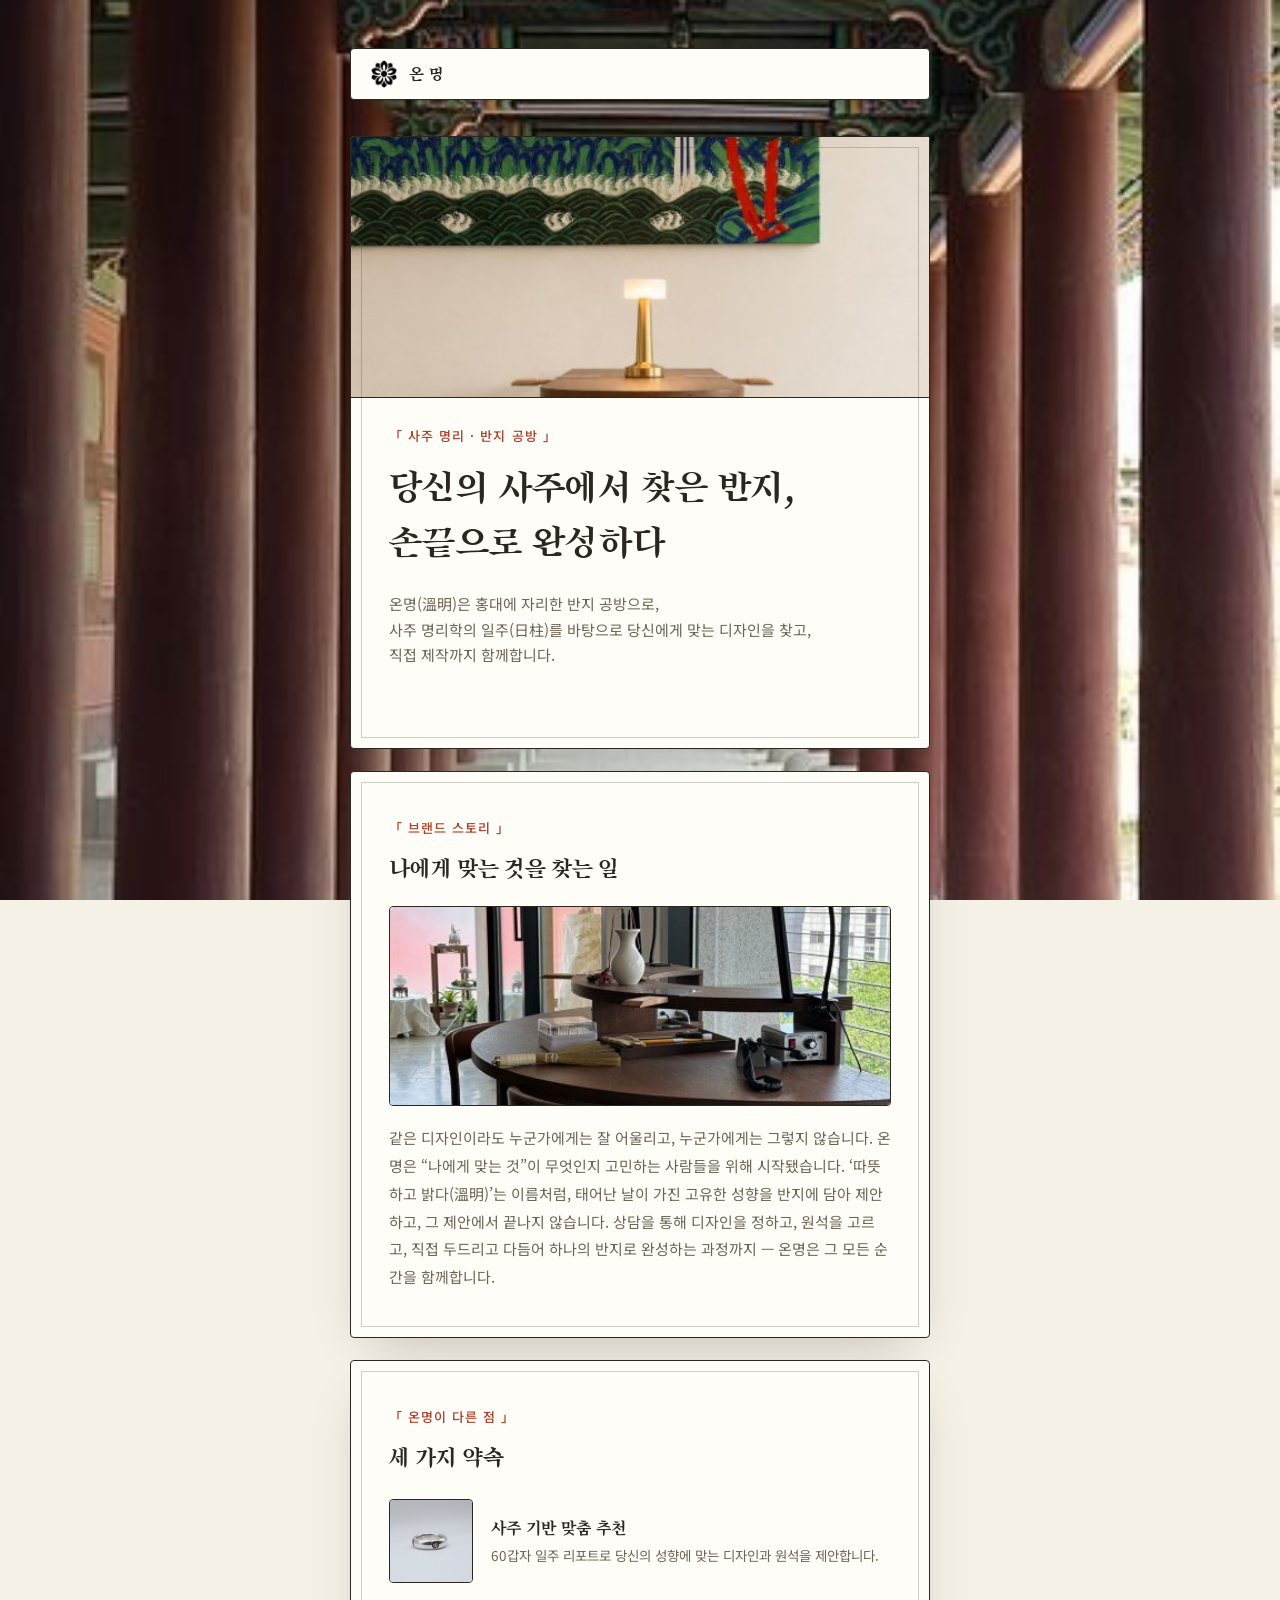
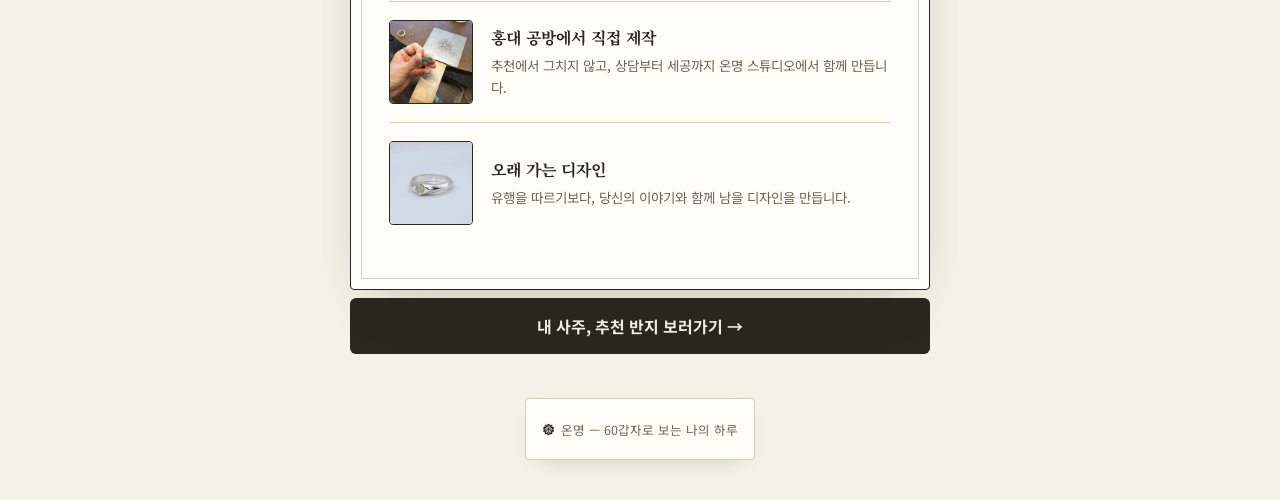
<file: index.html>
<!DOCTYPE html>
<html lang="ko">
<head>
<meta charset="UTF-8">
<meta name="viewport" content="width=device-width, initial-scale=1.0">
<title>온명 · 사주로 찾는 나의 반지</title>
<link rel="preconnect" href="https://fonts.googleapis.com">
<link rel="preconnect" href="https://fonts.gstatic.com" crossorigin>
<link href="https://fonts.googleapis.com/css2?family=Song+Myung&family=Noto+Serif+KR:wght@500;700;900&family=Noto+Sans+KR:wght@400;500;700&display=swap" rel="stylesheet">
<link rel="stylesheet" href="style.css">
</head>
<body>

<div class="bg-photo" aria-hidden="true"></div>

<div class="page">

  <header class="brand">
    <a href="index.html" class="brand-link">
      <img src="icon.png" alt="" class="brand-mark">
      <span class="brand-name">온명</span>
    </a>
  </header>

  <main>

    <!-- 히어로 -->
    <section class="card hero-card">
      <div class="hero-photo">
        <img src="assets/interior-painting.jpg" alt="온명 스튜디오 내부">
      </div>
      <p class="eyebrow">「 사주 명리 · 반지 공방 」</p>
      <h1>당신의 사주에서 찾은 반지,<br>손끝으로 완성하다</h1>
      <p class="subtitle">온명(溫明)은 홍대에 자리한 반지 공방으로,<br class="br-desktop">사주 명리학의 일주(日柱)를 바탕으로 당신에게 맞는 디자인을 찾고,<br class="br-desktop">직접 제작까지 함께합니다.</p>
    </section>

    <!-- 브랜드 스토리 -->
    <section class="card story-card">
      <p class="eyebrow">「 브랜드 스토리 」</p>
      <h2>나에게 맞는 것을 찾는 일</h2>
      <div class="story-flex">
        <img src="assets/desk-workspace.jpg" alt="온명 작업 공간" class="story-photo">
        <p class="story-text">
          같은 디자인이라도 누군가에게는 잘 어울리고, 누군가에게는 그렇지 않습니다.
          온명은 &ldquo;나에게 맞는 것&rdquo;이 무엇인지 고민하는 사람들을 위해 시작됐습니다.
          &lsquo;따뜻하고 밝다(溫明)&rsquo;는 이름처럼, 태어난 날이 가진 고유한 성향을 반지에 담아 제안하고,
          그 제안에서 끝나지 않습니다. 상담을 통해 디자인을 정하고, 원석을 고르고,
          직접 두드리고 다듬어 하나의 반지로 완성하는 과정까지 &mdash; 온명은 그 모든 순간을 함께합니다.
        </p>
      </div>
    </section>

    <!-- 핵심 가치 -->
    <section class="card values-card">
      <p class="eyebrow">「 온명이 다른 점 」</p>
      <h2>세 가지 약속</h2>

      <div class="value-item">
        <img src="assets/ring-flower.jpg" alt="사주 기반 맞춤 반지" class="value-thumb">
        <div class="value-text">
          <h3>사주 기반 맞춤 추천</h3>
          <p>60갑자 일주 리포트로 당신의 성향에 맞는 디자인과 원석을 제안합니다.</p>
        </div>
      </div>

      <div class="value-item">
        <img src="assets/crafting-hand.jpg" alt="홍대 공방 직접 제작" class="value-thumb">
        <div class="value-text">
          <h3>홍대 공방에서 직접 제작</h3>
          <p>추천에서 그치지 않고, 상담부터 세공까지 온명 스튜디오에서 함께 만듭니다.</p>
        </div>
      </div>

      <div class="value-item">
        <img src="assets/ring-opal.jpg" alt="오래 가는 디자인" class="value-thumb">
        <div class="value-text">
          <h3>오래 가는 디자인</h3>
          <p>유행을 따르기보다, 당신의 이야기와 함께 남을 디자인을 만듭니다.</p>
        </div>
      </div>
    </section>

    <a href="report.html" class="primary-btn cta-link">
      <span>내 사주, 추천 반지 보러가기 &rarr;</span>
    </a>

  </main>

  <footer>
    <p><img src="icon.png" alt="" class="footer-mark"> 온명 — 60갑자로 보는 나의 하루</p>
  </footer>

</div>

</body>
</html>
</file>
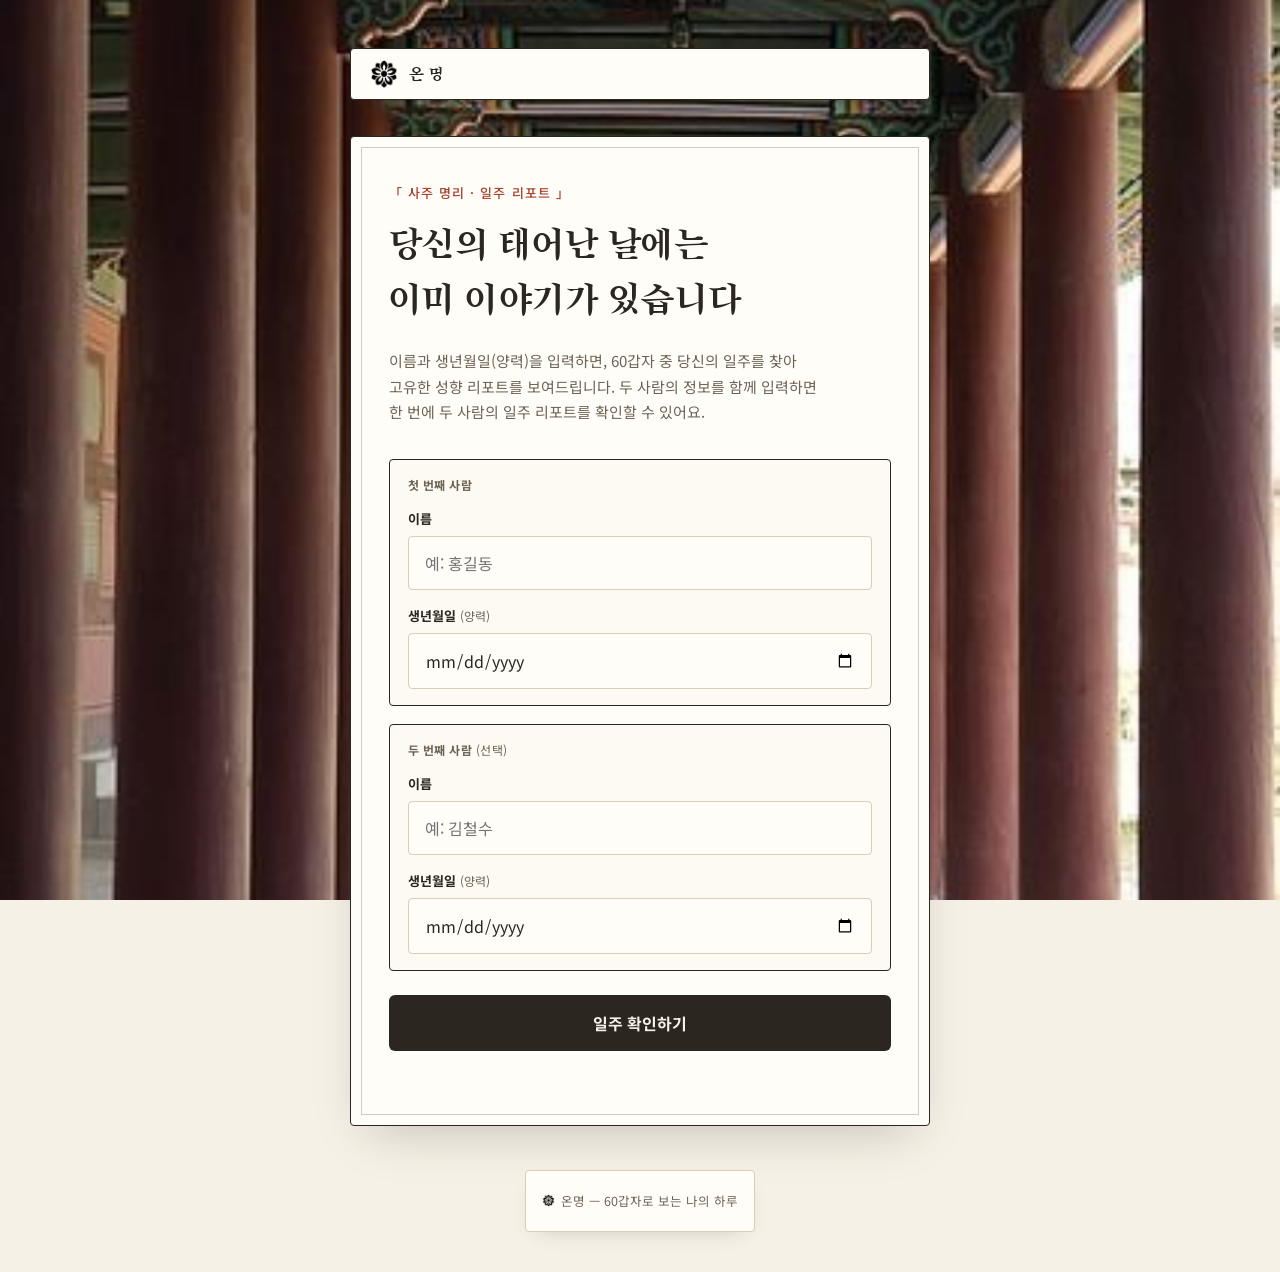
<file: report.html>
<!DOCTYPE html>
<html lang="ko">
<head>
<meta charset="UTF-8">
<meta name="viewport" content="width=device-width, initial-scale=1.0">
<title>온명 · 나의 일주 리포트</title>
<link rel="preconnect" href="https://fonts.googleapis.com">
<link rel="preconnect" href="https://fonts.gstatic.com" crossorigin>
<link href="https://fonts.googleapis.com/css2?family=Song+Myung&family=Noto+Serif+KR:wght@500;700;900&family=Noto+Sans+KR:wght@400;500;700&display=swap" rel="stylesheet">
<link rel="stylesheet" href="style.css">
</head>
<body>

<div class="bg-photo" aria-hidden="true"></div>

<div class="page">

  <header class="brand">
    <a href="index.html" class="brand-link">
      <img src="icon.png" alt="" class="brand-mark">
      <span class="brand-name">온명</span>
    </a>
  </header>

  <main>

    <!-- 입력 화면 -->
    <section id="intro-section" class="card">
      <p class="eyebrow">「 사주 명리 · 일주 리포트 」</p>
      <h1>당신의 태어난 날에는<br>이미 이야기가 있습니다</h1>
      <p class="subtitle">이름과 생년월일(양력)을 입력하면, 60갑자 중 당신의 일주를 찾아<br class="br-desktop">고유한 성향 리포트를 보여드립니다. 두 사람의 정보를 함께 입력하면<br class="br-desktop">한 번에 두 사람의 일주 리포트를 확인할 수 있어요.</p>

      <form id="ilju-form" autocomplete="off">
        <div class="field-box">
          <p class="field-box-label">첫 번째 사람</p>
          <div class="field">
            <label for="name-input">이름</label>
            <input type="text" id="name-input" placeholder="예: 홍길동" required maxlength="20">
          </div>
          <div class="field">
            <label for="birth-input">생년월일 <span class="hint">(양력)</span></label>
            <input type="date" id="birth-input" required min="1920-01-01" max="2035-12-31">
          </div>
        </div>

        <div class="field-box">
          <p class="field-box-label">두 번째 사람 <span class="hint">(선택)</span></p>
          <div class="field">
            <label for="name-input-2">이름</label>
            <input type="text" id="name-input-2" placeholder="예: 김철수" maxlength="20">
          </div>
          <div class="field">
            <label for="birth-input-2">생년월일 <span class="hint">(양력)</span></label>
            <input type="date" id="birth-input-2" min="1920-01-01" max="2035-12-31">
          </div>
        </div>

        <button type="submit" class="primary-btn">
          <span>일주 확인하기</span>
        </button>
        <p class="error-msg" id="error-msg"></p>
      </form>
    </section>

    <!-- 결과 화면 -->
    <section id="result-section" class="card result-card hidden">
      <button type="button" id="reset-btn" class="ghost-btn">&larr; 다시 입력하기</button>

      <div class="result-group" id="result-group-1">
        <div class="result-head">
          <p class="eyebrow" id="result-eyebrow"></p>
          <h2 id="result-title"></h2>
        </div>

        <div class="report-frame">
          <img id="result-image" alt="일주 리포트 이미지">
        </div>
      </div>

      <div class="result-group hidden" id="result-group-2">
        <div class="result-head">
          <p class="eyebrow" id="result-eyebrow-2"></p>
          <h2 id="result-title-2"></h2>
        </div>

        <div class="report-frame">
          <img id="result-image-2" alt="일주 리포트 이미지">
        </div>
      </div>

      <p class="result-note">이미지를 길게 누르거나 우클릭하여 저장할 수 있어요.</p>

      <a class="reserve-btn"
         href="https://map.naver.com/p/search/%EC%98%A8%EB%AA%85/place/2033971599?c=17.81,0,0,0,dh&amp;placePath=%2Fhome%3Fbk_query%3D%EC%98%A8%EB%AA%85%26entry%3Dbmp%26from%3Dmap%26fromPanelNum%3D2%26timestamp%3D202607092041%26locale%3Dko%26svcName%3Dmap_pcv5%26searchText%3D%EC%98%A8%EB%AA%85"
         target="_blank" rel="noopener noreferrer">
        <svg viewBox="0 0 24 24" width="18" height="18" fill="none" stroke="currentColor" stroke-width="1.8" stroke-linecap="round" stroke-linejoin="round">
          <path d="M12 21s-7-6.1-7-11.2A7 7 0 0 1 19 9.8C19 14.9 12 21 12 21z"/>
          <circle cx="12" cy="9.5" r="2.4"/>
        </svg>
        <span>온명(홍대) 예약하러 가기</span>
      </a>

      <a class="social-btn" href="https://www.instagram.com/onmyeong_studio/" target="_blank" rel="noopener noreferrer" aria-label="온명 스튜디오 인스타그램">
        <svg viewBox="0 0 24 24" width="20" height="20" fill="none" stroke="currentColor" stroke-width="1.7" stroke-linecap="round" stroke-linejoin="round">
          <rect x="3" y="3" width="18" height="18" rx="5"/>
          <circle cx="12" cy="12" r="4"/>
          <circle cx="17.2" cy="6.8" r="1"/>
        </svg>
        <span>@onmyeong_studio</span>
      </a>
    </section>

  </main>

  <footer>
    <p><img src="icon.png" alt="" class="footer-mark"> 온명 — 60갑자로 보는 나의 하루</p>
  </footer>

</div>

<script src="script.js"></script>
</body>
</html>
</file>
<file: style.css>
:root{
  --cream: #F6F1E6;
  --paper: #FFFDF8;
  --ink: #2B2620;
  --ink-soft: #6E6455;
  --line: #D9CDB4;

  --c-wood: #4C7A57;   /* 갑을 - 목 */
  --c-fire: #A8402B;   /* 병정 - 화 (단청 주홍) */
  --c-earth: #B8863C;  /* 무기 - 토 */
  --c-metal: #7A7568;  /* 경신 - 금 */
  --c-water: #2F5C7A;  /* 임계 - 수 (단청 청) */

  --accent: var(--c-fire);
  --radius: 4px;
  --shadow: 0 20px 50px -20px rgba(42, 38, 33, 0.28);
}

*{ box-sizing: border-box; }

html,body{
  margin:0;
  padding:0;
  background: var(--cream);
  color: var(--ink);
  font-family: 'Noto Sans KR', sans-serif;
  -webkit-font-smoothing: antialiased;
}

.bg-photo{
  position: fixed;
  inset: 0;
  z-index: 0;
  background-image: url('bg.jpg');
  background-size: cover;
  background-position: center;
  background-repeat: no-repeat;
}

.page{
  position: relative;
  z-index: 1;
  max-width: 620px;
  margin: 0 auto;
  padding: 48px 20px 40px;
  min-height: 100vh;
  display: flex;
  flex-direction: column;
}

.brand{
  position: relative;
  z-index: 1;
  display: inline-flex;
  margin-bottom: 36px;
  background: var(--paper);
  border: 1px solid var(--ink);
  border-radius: var(--radius);
  padding: 10px 18px;
  box-shadow: 0 8px 24px -12px rgba(42,38,33,0.35);
}
.brand-link{
  display: inline-flex;
  align-items: center;
  gap: 10px;
  text-decoration: none;
  color: inherit;
}
.brand-mark{
  height: 30px;
  width: auto;
  display: block;
}
.brand-name{
  font-family: 'Song Myung', 'Noto Serif KR', serif;
  font-weight: 400;
  letter-spacing: 0.28em;
  font-size: 17px;
  color: var(--ink);
}

main{ flex:1; }

.card{
  position: relative;
  background: var(--paper);
  border-radius: var(--radius);
  box-shadow: var(--shadow);
  padding: 46px 38px;
  border: 1px solid var(--ink);
}
.card::before{
  content: '';
  position: absolute;
  inset: 10px;
  border: 1px solid rgba(43,38,32,0.22);
  pointer-events: none;
}

.eyebrow{
  font-size: 13px;
  font-weight: 500;
  letter-spacing: 0.08em;
  color: var(--accent);
  margin: 0 0 16px;
  text-transform: none;
}

h1{
  font-family: 'Song Myung', 'Noto Serif KR', serif;
  font-weight: 400;
  font-size: clamp(28px, 5.5vw, 38px);
  line-height: 1.45;
  letter-spacing: 0.01em;
  margin: 0 0 20px;
  color: var(--ink);
}

.subtitle{
  color: var(--ink-soft);
  font-size: 15px;
  line-height: 1.7;
  margin: 0 0 34px;
}

form{ display:flex; flex-direction: column; gap: 18px; }

.field-box{
  background: #FCFAF3;
  border: 1px solid var(--ink);
  border-radius: 4px;
  padding: 16px 18px;
  display: flex;
  flex-direction: column;
  gap: 16px;
}

.field-box-label{
  margin: 0;
  font-size: 12px;
  font-weight: 700;
  letter-spacing: 0.04em;
  color: var(--ink-soft);
  text-transform: uppercase;
}
.field-box-label .hint{
  text-transform: none;
  font-weight: 400;
}

.field{ display:flex; flex-direction: column; gap: 8px; }

.field label{
  font-size: 13px;
  font-weight: 700;
  color: var(--ink);
}
.field .hint{
  font-weight: 400;
  color: var(--ink-soft);
  font-size: 12px;
}

input[type="text"], input[type="date"]{
  font-family: inherit;
  font-size: 16px;
  padding: 14px 16px;
  border-radius: 4px;
  border: 1.5px solid var(--line);
  background: var(--paper);
  color: var(--ink);
  outline: none;
  transition: border-color .15s ease, box-shadow .15s ease;
  width: 100%;
}
input[type="text"]:focus, input[type="date"]:focus{
  border-color: var(--accent);
  box-shadow: 0 0 0 4px rgba(168,64,43,0.12);
}

.primary-btn{
  margin-top: 6px;
  border: none;
  cursor: pointer;
  background: var(--ink);
  color: var(--cream);
  font-family: inherit;
  font-size: 16px;
  font-weight: 700;
  padding: 16px 20px;
  border-radius: 6px;
  transition: transform .15s ease, background .15s ease;
}
.primary-btn:hover{ background: var(--accent); }
.primary-btn:active{ transform: scale(0.98); }

.error-msg{
  color: var(--c-fire);
  font-size: 13px;
  margin: -6px 0 0;
  min-height: 16px;
}

.ghost-btn{
  border: none;
  background: none;
  cursor: pointer;
  color: var(--ink-soft);
  font-family: inherit;
  font-size: 14px;
  padding: 0;
  margin-bottom: 26px;
  transition: color .15s ease;
}
.ghost-btn:hover{ color: var(--ink); }

.result-head{ margin-bottom: 24px; }

.result-group{ margin-bottom: 36px; }
.result-group + .result-group{
  padding-top: 32px;
  border-top: 1px solid var(--line);
}

#result-title{
  font-family: 'Song Myung', 'Noto Serif KR', serif;
  font-weight: 400;
  font-size: 30px;
  margin: 0;
  color: var(--ink);
}

.report-frame{
  border-radius: 4px;
  overflow: hidden;
  border: 1px solid var(--ink);
  box-shadow: 0 10px 30px -14px rgba(42,38,33,0.3);
}
.report-frame img{
  display:block;
  width: 100%;
  height: auto;
}

.result-note{
  text-align:center;
  color: var(--ink-soft);
  font-size: 12.5px;
  margin: 16px 0 0;
}

.reserve-btn{
  display: flex;
  align-items: center;
  justify-content: center;
  gap: 8px;
  margin: 22px 0 0;
  padding: 15px 20px;
  border-radius: 6px;
  background: var(--ink);
  color: var(--cream);
  text-decoration: none;
  font-size: 15px;
  font-weight: 700;
  transition: background .15s ease, transform .15s ease;
}
.reserve-btn:hover{ background: var(--accent); }
.reserve-btn:active{ transform: scale(0.98); }
.reserve-btn svg{ flex-shrink: 0; }

.social-btn{
  display: flex;
  align-items: center;
  justify-content: center;
  gap: 8px;
  margin: 12px 0 0;
  padding: 13px 20px;
  border-radius: 6px;
  background: transparent;
  border: 1.5px solid var(--line);
  color: var(--ink-soft);
  text-decoration: none;
  font-size: 14px;
  font-weight: 600;
  transition: border-color .15s ease, color .15s ease;
}
.social-btn:hover{ border-color: var(--accent); color: var(--accent); }
.social-btn svg{ flex-shrink: 0; }

footer{
  position: relative;
  z-index: 1;
  display: inline-flex;
  align-self: center;
  align-items: center;
  text-align:center;
  color: var(--ink-soft);
  font-size: 12.5px;
  margin-top: 44px;
  background: var(--paper);
  border: 1px solid var(--line);
  border-radius: var(--radius);
  padding: 8px 16px;
  box-shadow: 0 8px 24px -14px rgba(42,38,33,0.3);
}
.footer-mark{
  height: 13px;
  width: auto;
  vertical-align: -1px;
  margin-right: 2px;
}

.hidden{ display:none !important; }

@media (max-width: 480px){
  .card{ padding: 32px 22px; }
  .br-desktop{ display:none; }
}

/* ===== 1페이지: 브랜드 소개 ===== */

.hero-card{ text-align: left; }

.hero-photo{
  margin: -46px -38px 28px;
  border-bottom: 1px solid var(--ink);
  overflow: hidden;
}
.hero-photo img{
  display: block;
  width: 100%;
  height: 260px;
  object-fit: cover;
}

.story-card, .values-card{ margin-top: 22px; }

h2{
  font-family: 'Song Myung', 'Noto Serif KR', serif;
  font-weight: 400;
  font-size: 24px;
  line-height: 1.4;
  margin: 0 0 20px;
  color: var(--ink);
}

.story-flex{
  display: flex;
  flex-direction: column;
  gap: 18px;
}
.story-photo{
  width: 100%;
  height: 200px;
  object-fit: cover;
  border-radius: 4px;
  border: 1px solid var(--ink);
}
.story-text{
  color: var(--ink-soft);
  font-size: 15px;
  line-height: 1.85;
  margin: 0;
}

.value-item{
  display: flex;
  align-items: center;
  gap: 18px;
  padding: 18px 0;
  border-top: 1px solid var(--line);
}
.value-item:first-of-type{ border-top: none; padding-top: 4px; }

.value-thumb{
  width: 84px;
  height: 84px;
  object-fit: cover;
  border-radius: 4px;
  border: 1px solid var(--ink);
  flex-shrink: 0;
}
.value-text h3{
  font-family: 'Noto Serif KR', serif;
  font-weight: 700;
  font-size: 16px;
  margin: 0 0 6px;
  color: var(--ink);
}
.value-text p{
  font-size: 13.5px;
  line-height: 1.6;
  color: var(--ink-soft);
  margin: 0;
}

.cta-link{
  display: flex;
  align-items: center;
  justify-content: center;
  text-decoration: none;
  margin-top: 8px;
}

@media (max-width: 480px){
  .hero-photo{ margin: -32px -22px 22px; }
  .hero-photo img{ height: 200px; }
  .value-item{ gap: 14px; }
  .value-thumb{ width: 68px; height: 68px; }
}
</file>
